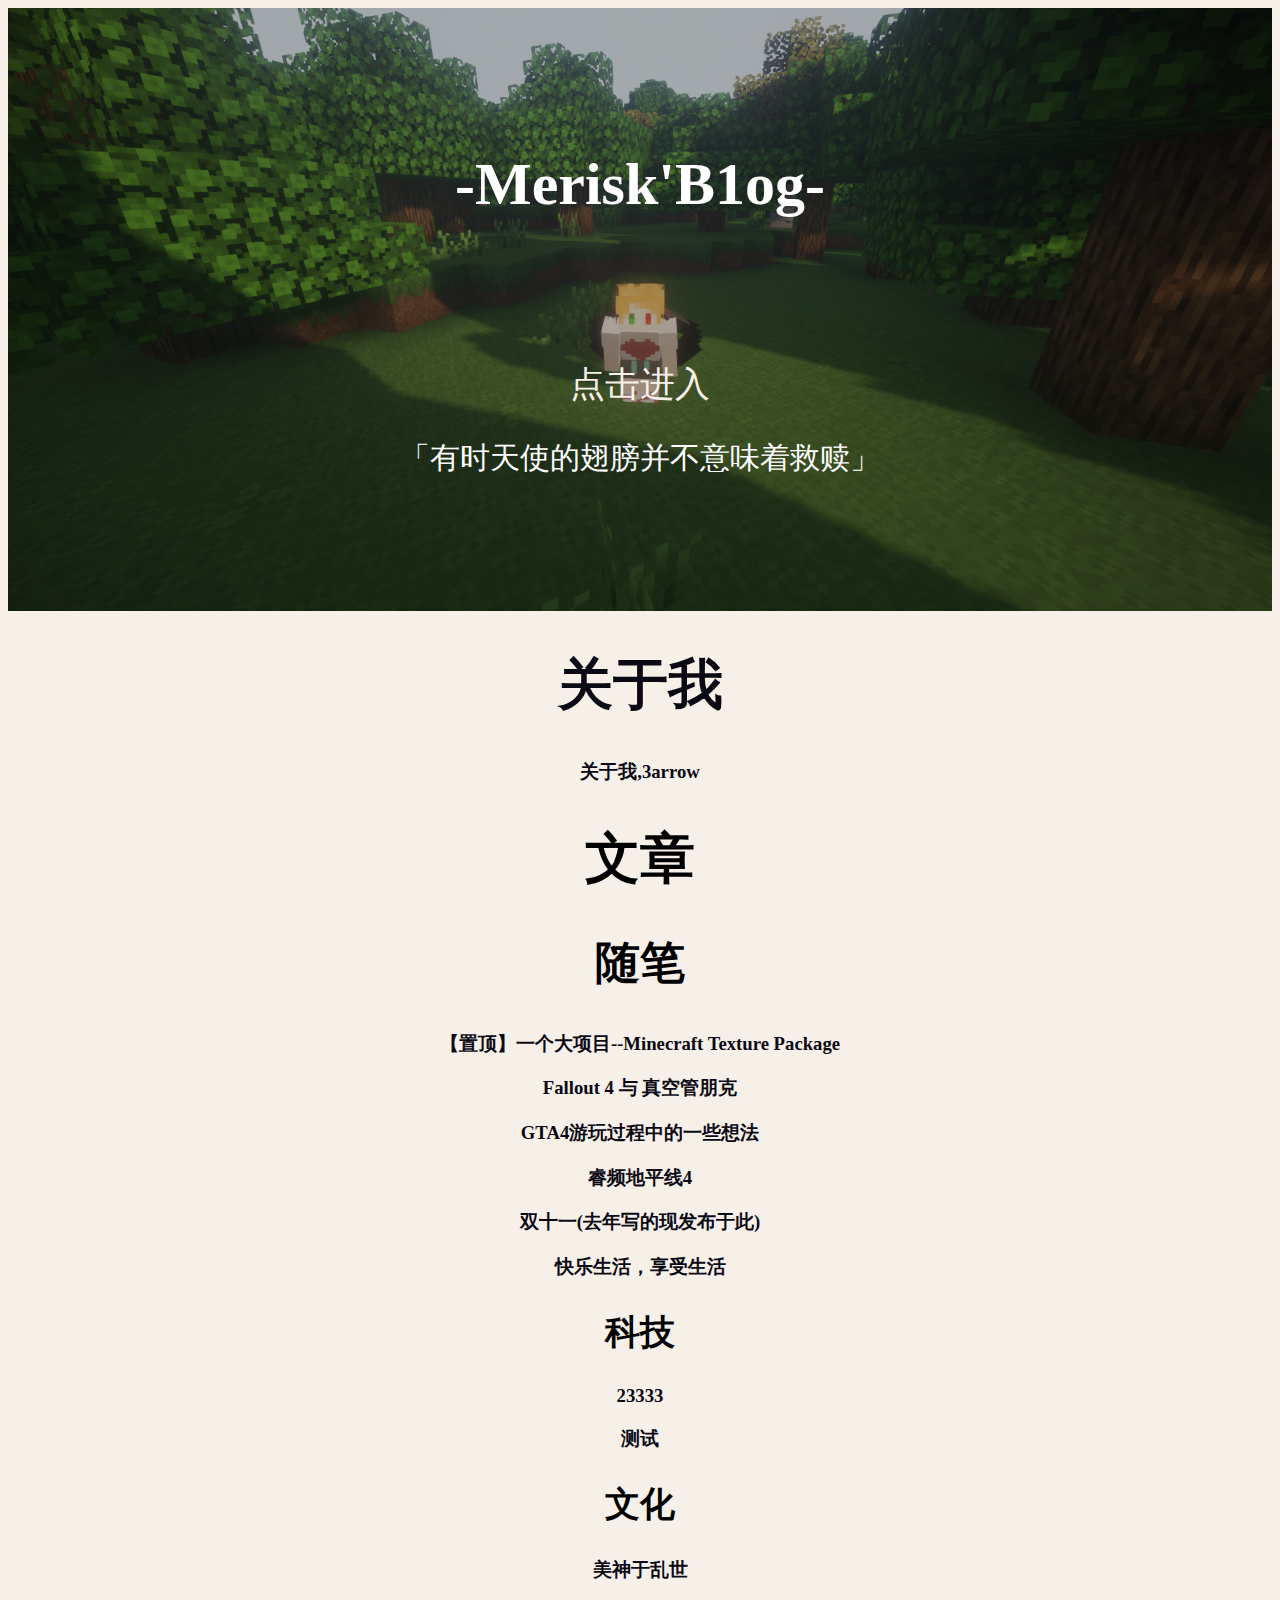
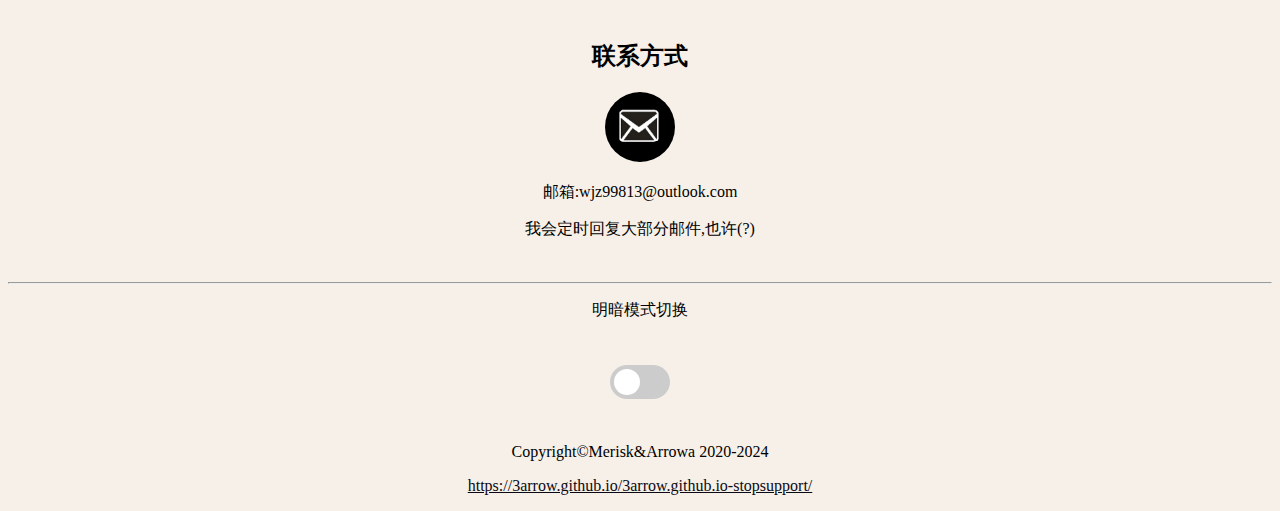
<file: index.html>
<!doctype html>
<head>
  <title>Merisk'B1og</title>
  <base href="3arrow.github.io" target="_blank">
  <link rel="icon" href="./favicon.png">
  <meta http-equiv="cache-control" content="no-cache,no-store,must-revalidate" />
  <meta http-equiv="Pragma" content="no-cache" />
  <meta http-equiv="expires" content="0" />
  <meta charset="UTF-8">
  <style>
    #top{
    position:static;
    width:100%;
    height:100%;
    text-align: center;
    background:url(./img/head2.png);
    background-size: cover;
    background-position:center;
    color: #FFFFFF;
    font-size: 30px;
    margin: 0;
    padding: 0;
    }
    </style>
</head>

<body>


  <div id="top">
    <div style="background-color: rgba(0, 0, 0, 0.3)">
  <br>
  <br>
  <br>
  <h1>-Merisk'B1og-</h1>
  <br>
  <br>
  <br>
  <a href="index.html#main" style="text-decoration: none; color: #f7f0e9FF;font-size: 35px;" target="_self">点击进入</a>
  <!--随机语录begin-->
<div class="link">
  <script language="JavaScript">  

  var a = Math.random() + ""          //产生一个随机数  
  var rand1 = a.charAt(5)             //到这个数的第五个字符(实际还是从0~9的数字)  
  quotes = new Array              //创建消息数组  
  quotes[1] = '「一生经过彷徨的挣扎 自信可改变未来 问谁又能做到」'
  quotes[2] = '你是从什么途径来到我的博客的？'  
  quotes[3] = '你所热爱的,就是你的生活。'  
  quotes[4] = '「有时天使的翅膀并不意味着救赎」'
  quotes[5] = '「过往的失败是成就未来的蓝图」'  
  quotes[6] = '「原谅我这一生不羁放纵爱自由 也会怕有一天会跌倒」'  
  quotes[7] = '「不需要被认可，但想要被关心。」'  
  quotes[8] = '「平凡人预测未来… 梦想家塑造未来」'  
  quotes[9] = '「我曾经失落失望失掉所有方向 直到看见平凡才是唯一的答案」'  
  quotes[0] = '<i>卡门。我找到他了… </i>-《鬼与女武神（上）》'  
  var quote = quotes[rand1]   //由随机数选择一句话  
  //-->  
  </script>  
  <script language="JavaScript">  
  <!-- Hide  
  document.write("<p color: #f7f0e9FF9>"+quote+"</p>")     //将上面选择的话写进页面  
  // -->  
  </script>  
<!--随机语录end-->
  <br>
  <br>
  <br>
  </div>
    </div>
  </div>

  <a name="main">
  <h1 style="font-size: 55px">关于我</h1>
	 	  <h3><a href="./AboutMe.html" style="text-decoration: none;" target="_self">关于我,3arrow</a></h3></a>

<!--articles-->
      <!--文章-->


      <h1 style="font-size: 55px">文章</h1>

      <!--随笔-->

      <h2 style="font-size: 45px">随笔</h2>
      <!--5-->
      <h3><a href="./Articles/5.html" style="text-decoration: none;" target="_self">【置顶】一个大项目--Minecraft Texture Package</a></h3>
      <!--9-->
      <h3><a href="./Articles/9.html" style="text-decoration: none;" target="_self">Fallout 4 与 真空管朋克</a></h3>      
      <!--8-->
      <h3><a href="./Articles/8.html" style="text-decoration: none;" target="_self">GTA4游玩过程中的一些想法</a></h3>      
      <!--7-->
      <h3><a href="./Articles/7.html" style="text-decoration: none;" target="_self">睿频地平线4</a></h3>
      <!--6-->
      <h3><a href="./Articles/6.html" style="text-decoration: none;" target="_self">双十一(去年写的现发布于此)</a></h3>
      <!--4-->
      <h3><a href="./Articles/4.html" style="text-decoration: none;" target="_self">快乐生活，享受生活</a></h3>
      <!---->
      <h2 style="font-size: 35px">科技</h2>
      <!--1-->
      <h3><a href="./Articles/1.html" style="text-decoration: none;" target="_self">23333</a></h3>
      
      <!--测试-->
      <h3><a href="./Articles/2.html" style="text-decoration: none;" target="_self">测试</a></h3>


      <h2 style="font-size: 35px">文化</h2>
      <!--美神于乱世-->
      <h3><a href="./Articles/3.html" style="text-decoration: none;" target="_self">美神于乱世</a></h3>



      <br>
      <h2>联系方式</h2>
      <p><a href=mailto:wjz99813@outlook.com><img src="./mail.png" width="70" height="70" style="border-radius:50%; overflow:hidden;"></a></p>
      <p>邮箱:wjz99813@outlook.com</p>
      <p>我会定时回复大部分邮件,也许(?)</p>
<br>
<hr>

<!--明暗模式切换begin-->
<p>明暗模式切换</p>
<link rel="stylesheet" type="text/css" href="./style.css">
  <div id="container">
    <label class="switch">
      <input type="checkbox" onclick="changeMode()">
      <span class="slider"></span>
    </label>
  </div>
  <script>
    function changeMode(){
      var element =document.body;
      element.classList.toggle("dark-mode");
    }
  </script>
<!--明暗模式切换end-->
<p>Copyright©Merisk&Arrowa 2020-2024</p>
<p><a href=https://3arrow.github.io/3arrow.github.io-stopsupport/ >https://3arrow.github.io/3arrow.github.io-stopsupport/</a></p>
</div>
</body>
</file>
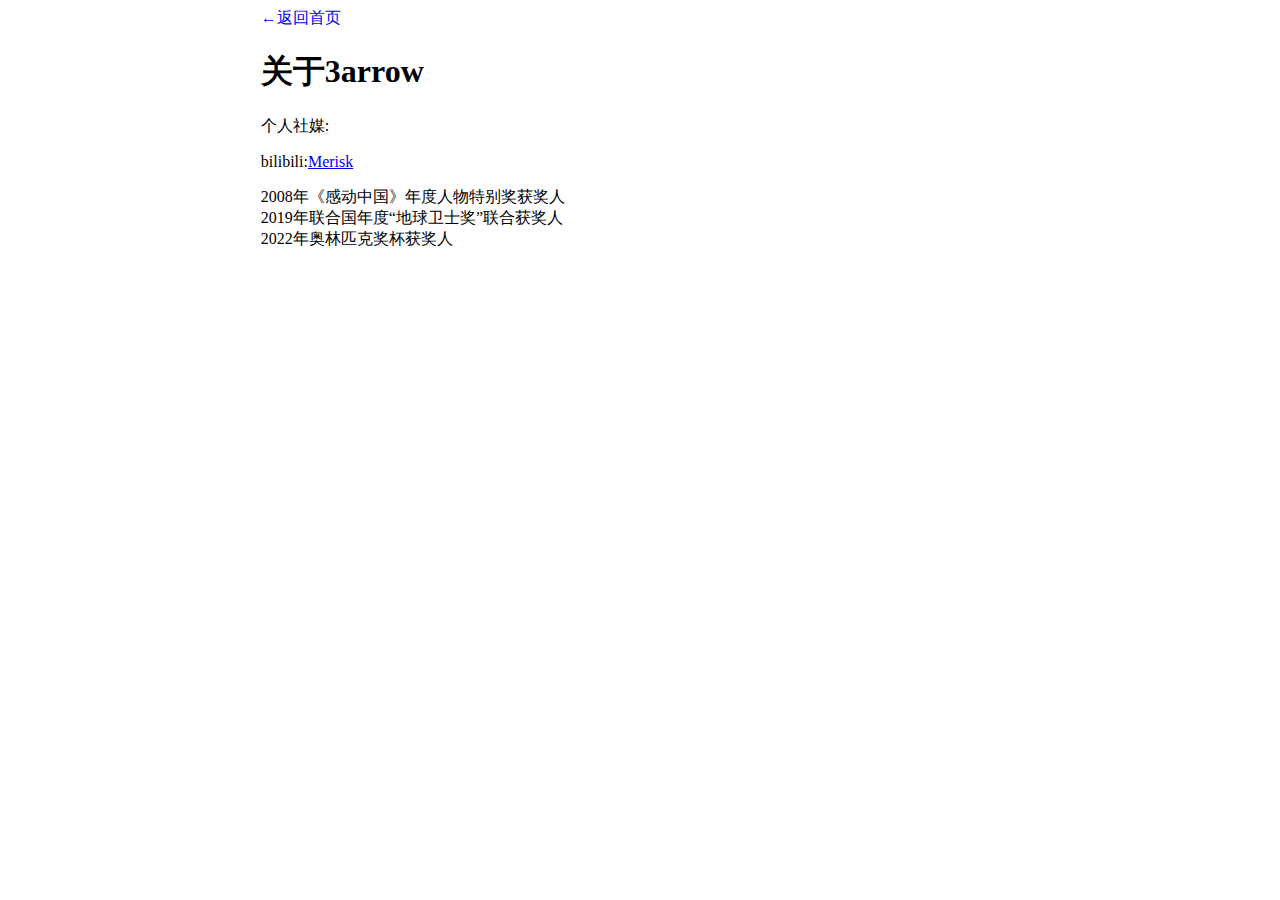
<file: AboutMe.html>
<!doctype html>
<html>
<head>
<base href="3arrow.github.io" target="_blank">
<link rel="icon" href="./favicon.png">
<title></title>
</head>
<div style="display: block; margin: 0 auto; width: 60%;">
	<a href="./index.html" style="text-decoration: none" target="_self">←返回首页</a>
	<h1>关于3arrow</h1>
	<p>个人社媒:</p>
	<p>bilibili:<a href="https://space.bilibili.com/372356105">Merisk</a></p>
	<p>2008年《感动中国》年度人物特别奖获奖人
		<br>2019年联合国年度“地球卫士奖”联合获奖人
		<br>2022年奥林匹克奖杯获奖人</p>
</div>	
<body>
</body>
</html>
</file>
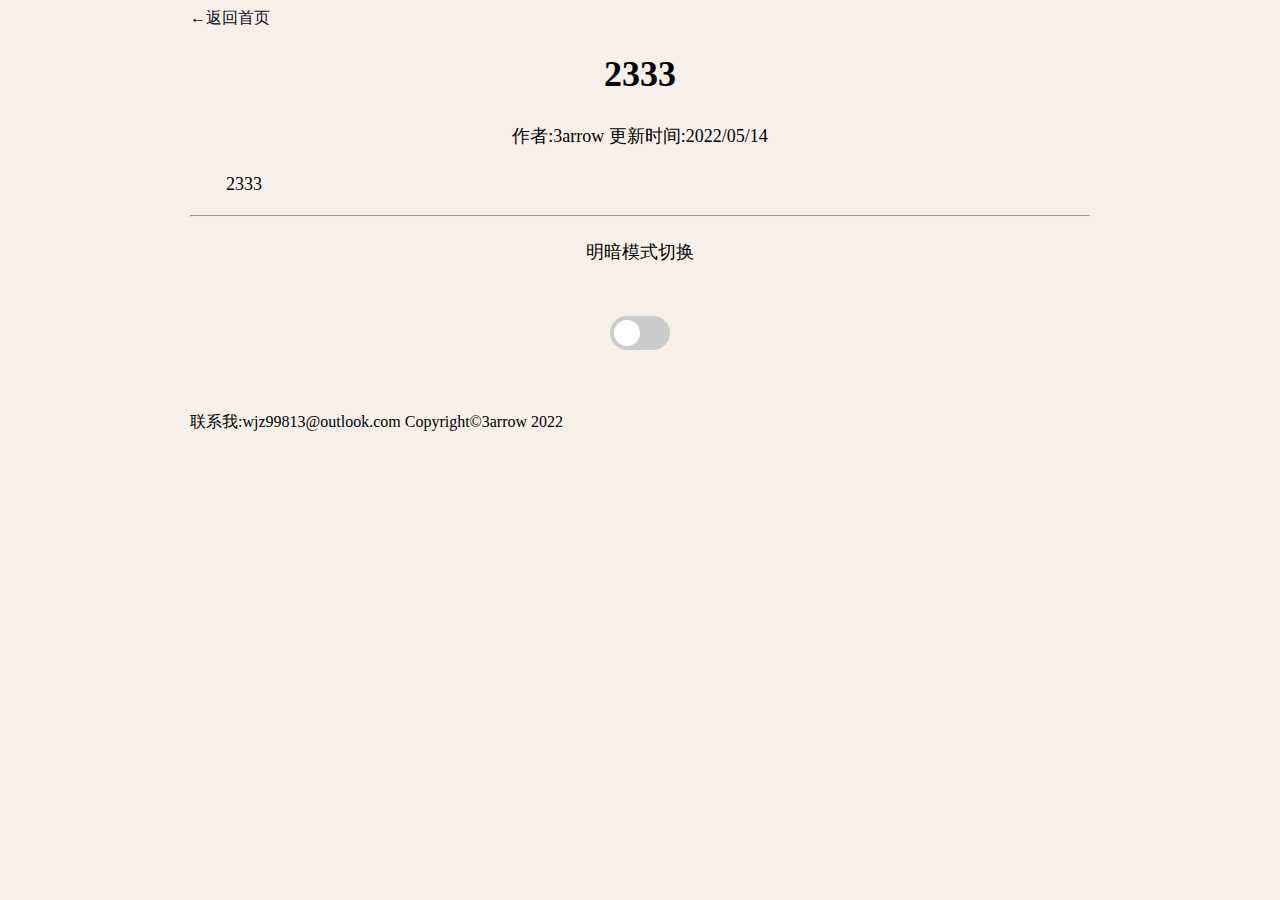
<file: Articles/1.html>
<!DOCTYPE html>
<head>
  <title>3ArЯ0ω'B1og</title>
  <base href="3arrow.github.io" target="_blank">
  <link rel="icon" href="../favicon.png">
  <link rel="stylesheet" href="./Articles.css" type="text/css" >
  <meta http-equiv="Cache-Control" content="no-cache, no-store, must-revalidate" />
  <meta http-equiv="Pragma" content="no-cache" />
  <meta http-equiv="expires" content="0" />
</head>

<body>
<div style="display: block; margin: 0 auto; min-width: 600px; max-width: 900px">
<a href="../index.html" style="text-decoration: none" target="_self">←返回首页</a>
<div class="articles_title">
<h1>2333</h1>
</div>

<div class="articles_author">
<p>作者:3arrow 更新时间:2022/05/14</p>
</div>

<div class="articles_content">
<p>2333</p>
<p></p>
</div>

<hr>
<!--明暗模式切换begin-->
<p class="articles_author">明暗模式切换</p>
<link rel="stylesheet" type="text/css" href="./Articles.css">
  <div id="container">
    <label class="switch">
      <input type="checkbox" onclick="changeMode()">
      <span class="slider"></span>
    </label>
  </div>
  <script>
    function changeMode(){
      var element =document.body;
      element.classList.toggle("dark-mode");
    }
  </script>
<!--明暗模式切换end-->

<!-- Gitalk -->
<link href="https://cdn.bootcdn.net/ajax/libs/gitalk/1.7.2/gitalk.css" rel="stylesheet">
<script src="https://cdn.bootcdn.net/ajax/libs/gitalk/1.7.2/gitalk.js"></script>
<div id="gitalk-container"></div>     <script type="text/javascript">
    var gitalk = new Gitalk({
    // gitalk的主要参数
        clientID: '516ab00df112f0b85ae4',
        clientSecret: '95ac3dd57ab59ccb3f745a9305d570e4985d4011',
        repo: '3arrow.github.io',
        owner: '3arrow',
        admin: ['3arrow'],
        id:decodeURI(window.location.pathname),

    });
    gitalk.render('gitalk-container');
</script> 
<!-- Gitalk end -->
<br>

<p>联系我:wjz99813@outlook.com Copyright©3arrow 2022</p>


</div>
</body>
</file>
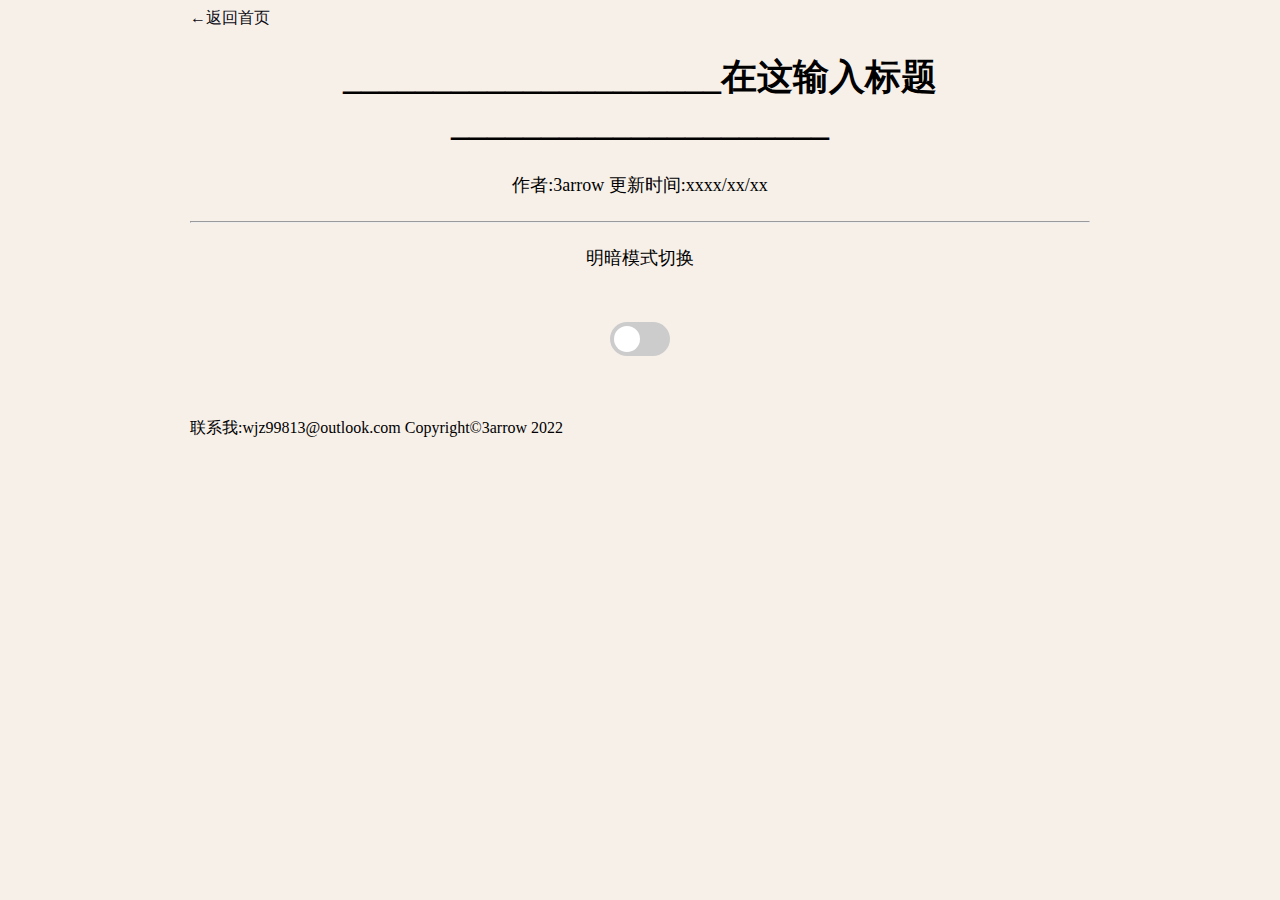
<file: Articles/114514.html>
<!DOCTYPE html>
<head>
  <title>3ArЯ0ω'B1og</title>
  <base href="3arrow.github.io" target="_blank">
  <link rel="icon" href="../favicon.png">
  <link rel="stylesheet" href="./Articles.css" type="text/css" >
  <meta http-equiv="Cache-Control" content="no-cache, no-store, must-revalidate" />
  <meta http-equiv="Pragma" content="no-cache" />
  <meta http-equiv="expires" content="0" />
</head>



<body>
<div style="display: block; margin: 0 auto; min-width: 600px; max-width: 900px">
<a href="../index.html" style="text-decoration: none" target="_self">←返回首页</a>
<div class="articles_title">
<h1>_____________________在这输入标题_____________________</h1>      <!--标题-->
</div>

<div class="articles_author">
<p>作者:3arrow 更新时间:xxxx/xx/xx</p>                               <!--时间-->
</div>

<div class="articles_content">                                      <!--正文-->



</div>


<hr>
<!--明暗模式切换begin-->
<p class="articles_author">明暗模式切换</p>
<link rel="stylesheet" type="text/css" href="./Articles.css">
  <div id="container">
    <label class="switch">
      <input type="checkbox" onclick="changeMode()">
      <span class="slider"></span>
    </label>
  </div>
  <script>
    function changeMode(){
      var element =document.body;
      element.classList.toggle("dark-mode");
    }
  </script>
<!--明暗模式切换end-->

<!-- Gitalk -->
<link href="https://cdn.bootcdn.net/ajax/libs/gitalk/1.7.2/gitalk.css" rel="stylesheet">
<script src="https://cdn.bootcdn.net/ajax/libs/gitalk/1.7.2/gitalk.js"></script>
<div id="gitalk-container"></div>     <script type="text/javascript">
    var gitalk = new Gitalk({
    // gitalk的主要参数
        clientID: '516ab00df112f0b85ae4',
        clientSecret: '95ac3dd57ab59ccb3f745a9305d570e4985d4011',
        repo: '3arrow.github.io',
        owner: '3arrow',
        admin: ['3arrow'],
        id:decodeURI(window.location.pathname),

    });
    gitalk.render('gitalk-container');
</script> 
<!-- Gitalk end -->
<br>

<p>联系我:wjz99813@outlook.com Copyright©3arrow 2022</p>


</div>
</body>







<div style="display: block; margin: 0 auto; min-width: 600px; max-width: 900px">
</file>
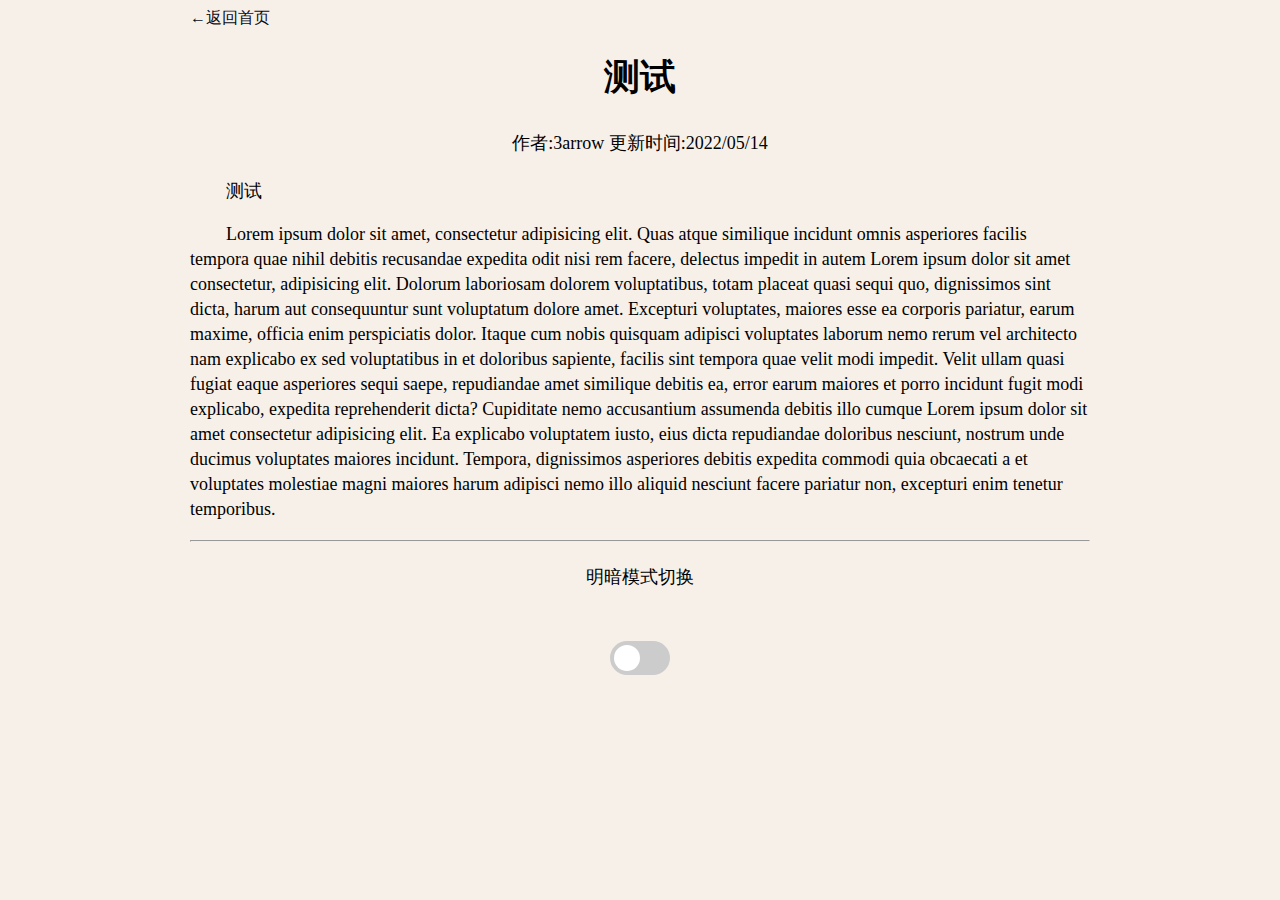
<file: Articles/2.html>
<!DOCTYPE html>
<head>
  <title>3ArЯ0ω'B1og</title>
  <base href="3arrow.github.io" target="_blank">
  <link rel="icon" href="../favicon.png">
  <link rel="stylesheet" href="./Articles.css" type="text/css" >
  <meta http-equiv="Cache-Control" content="no-cache, no-store, must-revalidate" />
  <meta http-equiv="Pragma" content="no-cache" />
  <meta http-equiv="expires" content="0" />
</head>

<body>
<div style="display: block; margin: 0 auto; min-width: 600px; max-width: 900px">
<a href="../index.html" style="text-decoration: none" target="_self">←返回首页</a>
<div class="articles_title">
<h1>测试</h1>
</div>

<div class="articles_author">
<p>作者:3arrow 更新时间:2022/05/14</p>
</div>

<div class="articles_content">
<p>测试</p>
<p>Lorem ipsum dolor sit amet, consectetur adipisicing elit. Quas atque similique incidunt omnis asperiores facilis tempora quae nihil debitis recusandae expedita odit nisi rem facere, delectus impedit in autem Lorem ipsum dolor sit amet consectetur, adipisicing elit. Dolorum laboriosam dolorem voluptatibus, totam placeat quasi sequi quo, dignissimos sint dicta, harum aut consequuntur sunt voluptatum dolore amet. Excepturi voluptates, maiores esse ea corporis pariatur, earum maxime, officia enim perspiciatis dolor. Itaque cum nobis quisquam adipisci voluptates laborum nemo rerum vel architecto nam explicabo ex sed voluptatibus in et doloribus sapiente, facilis sint tempora quae velit modi impedit. Velit ullam quasi fugiat eaque asperiores sequi saepe, repudiandae amet similique debitis ea, error earum maiores et porro incidunt fugit modi explicabo, expedita reprehenderit dicta? Cupiditate nemo accusantium assumenda debitis illo cumque Lorem ipsum dolor sit amet consectetur adipisicing elit. Ea explicabo voluptatem iusto, eius dicta repudiandae doloribus nesciunt, nostrum unde ducimus voluptates maiores incidunt. Tempora, dignissimos asperiores debitis expedita commodi quia obcaecati a et voluptates molestiae magni maiores harum adipisci nemo illo aliquid nesciunt facere pariatur non, excepturi enim tenetur temporibus.</necessitatibus></quasi>
</p>
</div>

<hr>
<!--明暗模式切换begin-->
<p class="articles_author">明暗模式切换</p>
<link rel="stylesheet" type="text/css" href="./Articles.css">
  <div id="container">
    <label class="switch">
      <input type="checkbox" onclick="changeMode()">
      <span class="slider"></span>
    </label>
  </div>
  <script>
    function changeMode(){
      var element =document.body;
      element.classList.toggle("dark-mode");
    }
  </script>
<!--明暗模式切换end-->


<!-- Gitalk -->
<link href="https://cdn.bootcdn.net/ajax/libs/gitalk/1.7.2/gitalk.css" rel="stylesheet">
<script src="https://cdn.bootcdn.net/ajax/libs/gitalk/1.7.2/gitalk.js"></script>
<div id="gitalk-container"></div>     <script type="text/javascript">
    var gitalk = new Gitalk({
    // gitalk的主要参数
        clientID: '516ab00df112f0b85ae4',
        clientSecret: '95ac3dd57ab59ccb3f745a9305d570e4985d4011',
        repo: '3arrow.github.io',
        owner: '3arrow',
        admin: ['3arrow'],
        id:decodeURI(window.location.pathname),

    });
    gitalk.render('gitalk-container');
</script> 
<!-- Gitalk end -->


</div>

</body>
</file>
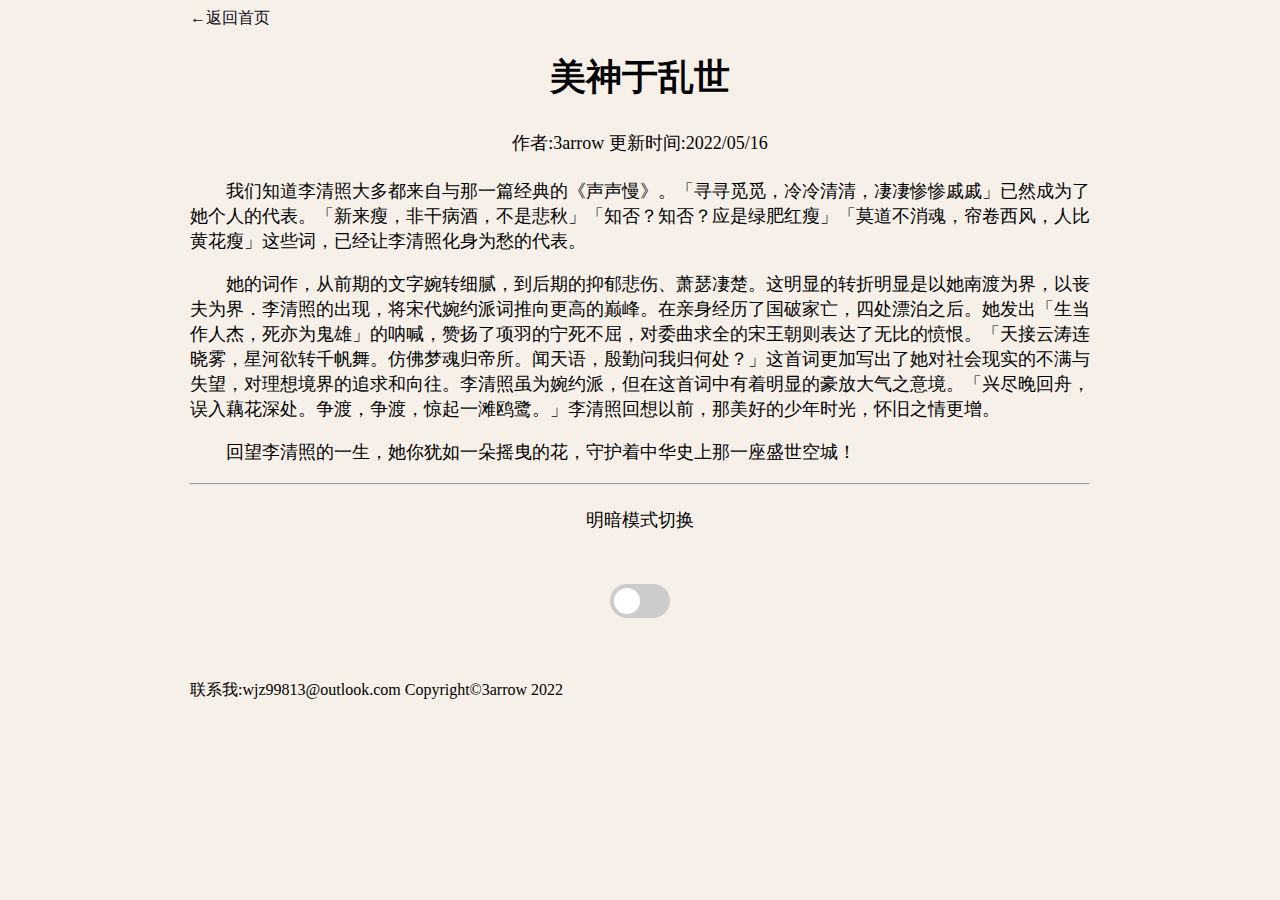
<file: Articles/3.html>
<!DOCTYPE html>
<head>
  <title>3ArЯ0ω'B1og</title>
  <base href="3arrow.github.io" target="_blank">
  <link rel="icon" href="../favicon.png">
  <link rel="stylesheet" href="./Articles.css" type="text/css" >
  <meta http-equiv="Cache-Control" content="no-cache, no-store, must-revalidate" />
  <meta http-equiv="Pragma" content="no-cache" />
  <meta http-equiv="expires" content="0" />
</head>

<body>
<div style="display: block; margin: 0 auto; min-width: 600px; max-width: 900px">
<a href="../index.html" style="text-decoration: none" target="_self">←返回首页</a>
<div class="articles_title">
<h1>美神于乱世</h1>
</div>

<div class="articles_author">
<p>作者:3arrow 更新时间:2022/05/16</p>
</div>

<div class="articles_content">
    <p>     我们知道李清照大多都来自与那一篇经典的《声声慢》。「寻寻觅觅，冷冷清清，凄凄惨惨戚戚」已然成为了她个人的代表。「新来瘦，非干病酒，不是悲秋」「知否？知否？应是绿肥红瘦」「莫道不消魂，帘卷西风，人比黄花瘦」这些词，已经让李清照化身为愁的代表。</p>
	<p>     她的词作，从前期的文字婉转细腻，到后期的抑郁悲伤、萧瑟凄楚。这明显的转折明显是以她南渡为界，以丧夫为界．李清照的出现，将宋代婉约派词推向更高的巅峰。在亲身经历了国破家亡，四处漂泊之后。她发出「生当作人杰，死亦为鬼雄」的呐喊，赞扬了项⽻的宁死不屈，对委曲求全的宋王朝则表达了⽆⽐的愤恨。「天接云涛连晓雾，星河欲转千帆舞。仿佛梦魂归帝所。闻天语，殷勤问我归何处？」这首词更加写出了她对社会现实的不满与失望，对理想境界的追求和向往。李清照虽为婉约派，但在这首词中有着明显的豪放大气之意境。「兴尽晚回舟，误入藕花深处。争渡，争渡，惊起一滩鸥鹭。」李清照回想以前，那美好的少年时光，怀旧之情更增。</p>
	<p>     回望李清照的一生，她你犹如⼀朵摇曳的花，守护着中华史上那⼀座盛世空城！</p>

</div>

<hr>
<!--明暗模式切换begin-->
<p class="articles_author">明暗模式切换</p>
<link rel="stylesheet" type="text/css" href="./Articles.css">
  <div id="container">
    <label class="switch">
      <input type="checkbox" onclick="changeMode()">
      <span class="slider"></span>
    </label>
  </div>
  <script>
    function changeMode(){
      var element =document.body;
      element.classList.toggle("dark-mode");
    }
  </script>
<!--明暗模式切换end-->

<!-- Gitalk -->
<link href="https://cdn.bootcdn.net/ajax/libs/gitalk/1.7.2/gitalk.css" rel="stylesheet">
<script src="https://cdn.bootcdn.net/ajax/libs/gitalk/1.7.2/gitalk.js"></script>
<div id="gitalk-container"></div>     <script type="text/javascript">
    var gitalk = new Gitalk({
    // gitalk的主要参数
        clientID: '516ab00df112f0b85ae4',
        clientSecret: '95ac3dd57ab59ccb3f745a9305d570e4985d4011',
        repo: '3arrow.github.io',
        owner: '3arrow',
        admin: ['3arrow'],
        id:decodeURI(window.location.pathname),

    });
    gitalk.render('gitalk-container');
</script> 
<!-- Gitalk end -->
<br>

<p>联系我:wjz99813@outlook.com Copyright©3arrow 2022</p>


</div>
</body>
</file>
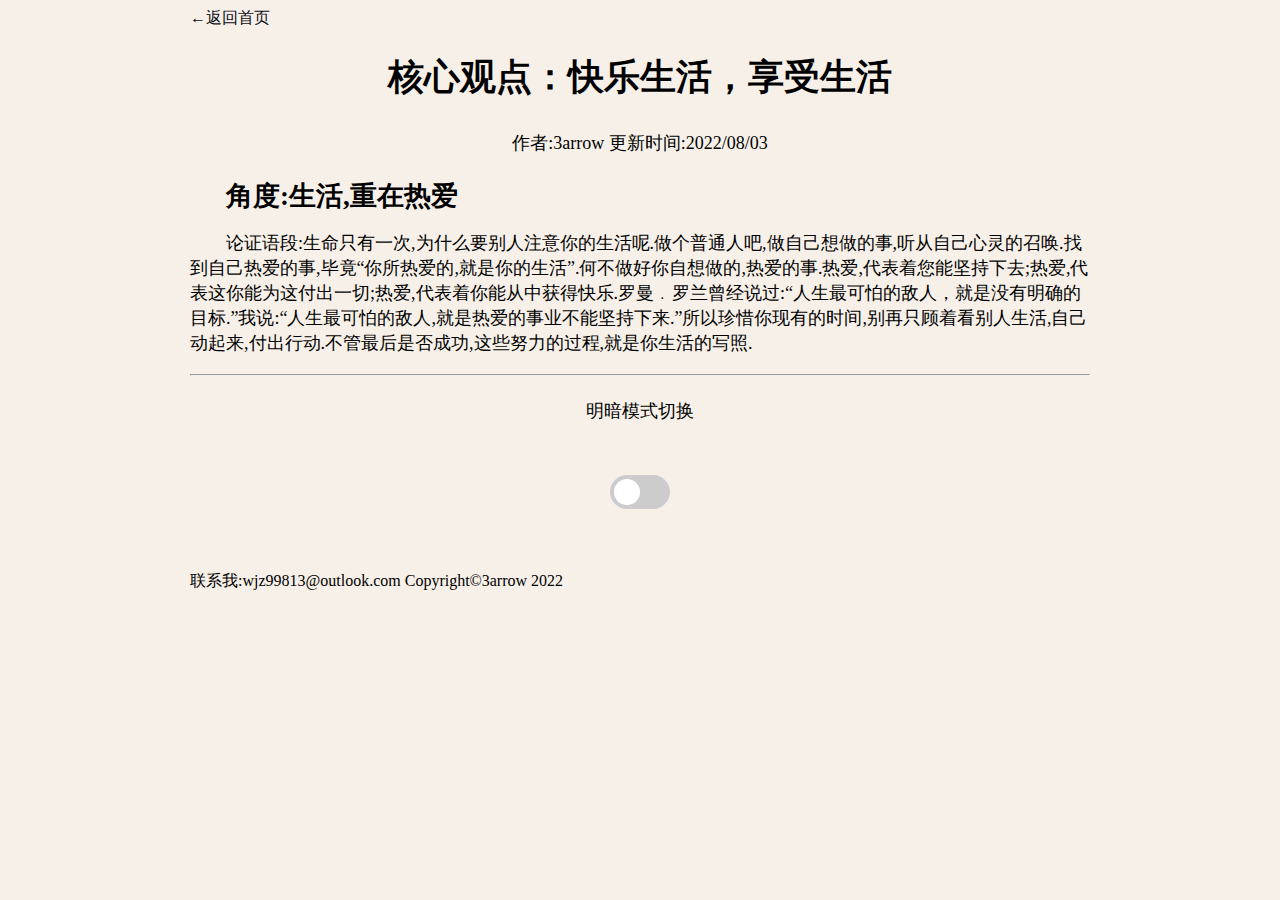
<file: Articles/4.html>
<!DOCTYPE html>
<head>
  <title>3ArЯ0ω'B1og</title>
  <base href="3arrow.github.io" target="_blank">
  <link rel="icon" href="../favicon.png">
  <link rel="stylesheet" href="./Articles.css" type="text/css" >
  <meta http-equiv="Cache-Control" content="no-cache, no-store, must-revalidate" />
  <meta http-equiv="Pragma" content="no-cache" />
  <meta http-equiv="expires" content="0" />
</head>

<body>
<div style="display: block; margin: 0 auto; min-width: 600px; max-width: 900px">
<a href="../index.html" style="text-decoration: none" target="_self">←返回首页</a>
<div class="articles_title">
<h1>核心观点：快乐生活，享受生活</h1>
</div>

<div class="articles_author">
<p>作者:3arrow 更新时间:2022/08/03</p>
</div>

<div class="articles_content">
    <h2>角度:生活,重在热爱</h2>
    <p>论证语段:生命只有一次,为什么要别人注意你的生活呢.做个普通人吧,做自己想做的事,听从自己心灵的召唤.找到自己热爱的事,毕竟“你所热爱的,就是你的生活”.何不做好你自想做的,热爱的事.热爱,代表着您能坚持下去;热爱,代表这你能为这付出一切;热爱,代表着你能从中获得快乐.罗曼﹒罗兰曾经说过:“人生最可怕的敌人，就是没有明确的目标.”我说:“人生最可怕的敌人,就是热爱的事业不能坚持下来.”所以珍惜你现有的时间,别再只顾着看别人生活,自己动起来,付出行动.不管最后是否成功,这些努力的过程,就是你生活的写照.
    </p>
</div>

<hr>
<!--明暗模式切换begin-->
<p class="articles_author">明暗模式切换</p>
<link rel="stylesheet" type="text/css" href="./Articles.css">
  <div id="container">
    <label class="switch">
      <input type="checkbox" onclick="changeMode()">
      <span class="slider"></span>
    </label>
  </div>
  <script>
    function changeMode(){
      var element =document.body;
      element.classList.toggle("dark-mode");
    }
  </script>
<!--明暗模式切换end-->

<!-- Gitalk -->
<link href="https://cdn.bootcdn.net/ajax/libs/gitalk/1.7.2/gitalk.css" rel="stylesheet">
<script src="https://cdn.bootcdn.net/ajax/libs/gitalk/1.7.2/gitalk.js"></script>
<div id="gitalk-container"></div>     <script type="text/javascript">
    var gitalk = new Gitalk({
    // gitalk的主要参数
        clientID: '516ab00df112f0b85ae4',
        clientSecret: '95ac3dd57ab59ccb3f745a9305d570e4985d4011',
        repo: '3arrow.github.io',
        owner: '3arrow',
        admin: ['3arrow'],
        id:decodeURI(window.location.pathname),

    });
    gitalk.render('gitalk-container');
</script> 
<!-- Gitalk end -->
<br>

<p>联系我:wjz99813@outlook.com Copyright©3arrow 2022</p>


</div>
</body>
</file>
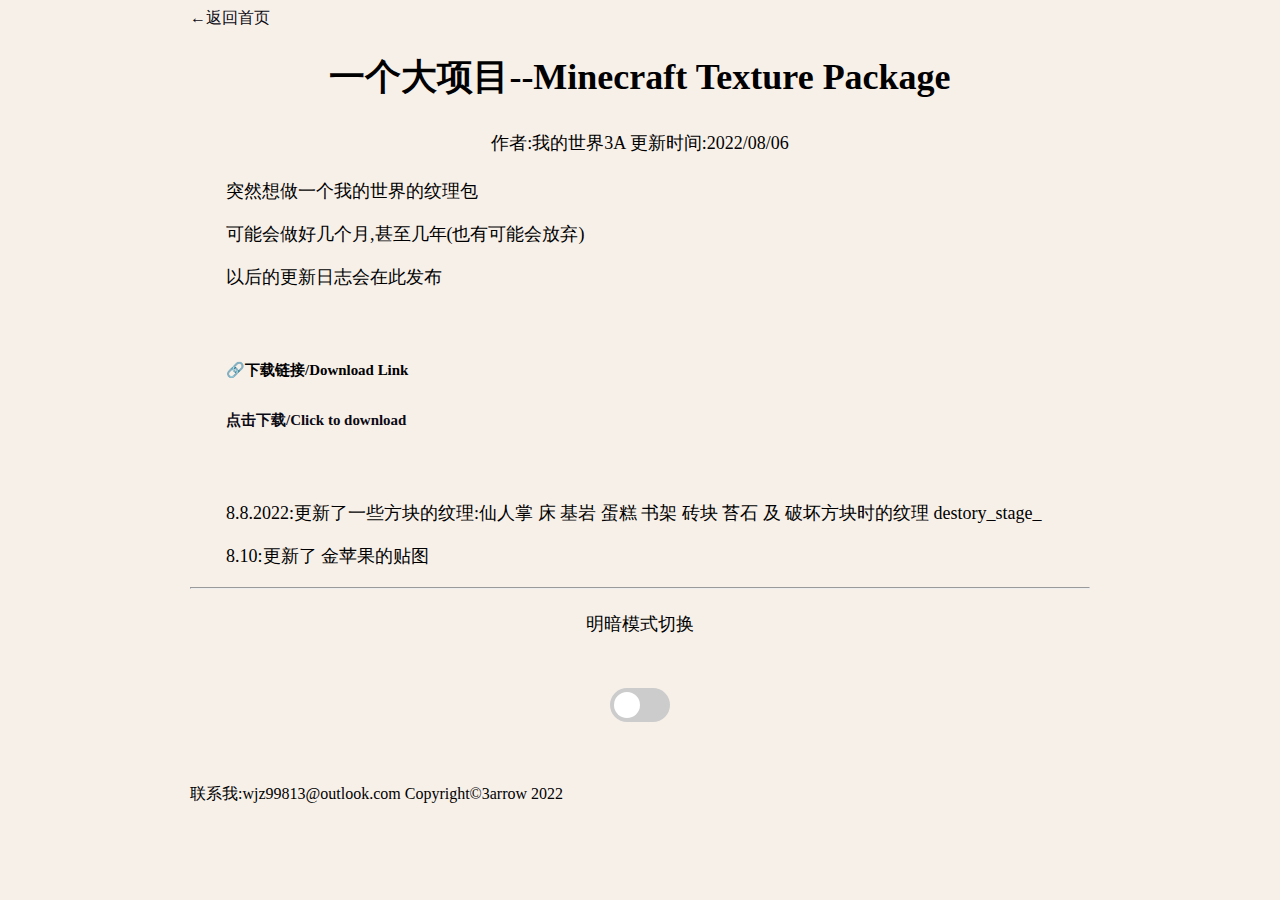
<file: Articles/5.html>
<!DOCTYPE html>
<head>
  <title>3ArЯ0ω'B1og</title>
  <base href="3arrow.github.io" target="_blank">
  <link rel="icon" href="../favicon.png">
  <link rel="stylesheet" href="./Articles.css" type="text/css" >
  <meta http-equiv="Cache-Control" content="no-cache, no-store, must-revalidate" />
  <meta http-equiv="Pragma" content="no-cache" />
  <meta http-equiv="expires" content="0" />
</head>



<body>
<div style="display: block; margin: 0 auto; min-width: 600px; max-width: 900px">
<a href="../index.html" style="text-decoration: none" target="_self">←返回首页</a>
<div class="articles_title">
<h1>一个大项目--Minecraft Texture Package</h1>                     <!--标题-->
</div>

<div class="articles_author">
<p>作者:我的世界3A 更新时间:2022/08/06</p>                          <!--时间-->
</div>

<div class="articles_content">                                     <!--正文-->
<p>突然想做一个我的世界的纹理包</p>
<p>可能会做好几个月,甚至几年(也有可能会放弃)</p>
<p>以后的更新日志会在此发布</p>
<br>
<h5>🔗下载链接/Download Link</h5>
<h5><a href="https://wws.lanzouv.com/iQSpF09776gb" style="text-decoration: none;">点击下载/Click to download</a></h5>
<br>
<p>8.8.2022:更新了一些方块的纹理:仙人掌 床 基岩 蛋糕 书架 砖块 苔石   及    破坏方块时的纹理 destory_stage_
<p>8.10:更新了 金苹果的贴图


</div>


<hr>
<!--明暗模式切换begin-->
<p class="articles_author">明暗模式切换</p>
<link rel="stylesheet" type="text/css" href="./Articles.css">
  <div id="container">
    <label class="switch">
      <input type="checkbox" onclick="changeMode()">
      <span class="slider"></span>
    </label>
  </div>
  <script>
    function changeMode(){
      var element =document.body;
      element.classList.toggle("dark-mode");
    }
  </script>
<!--明暗模式切换end-->

<!-- Gitalk -->
<link href="https://cdn.bootcdn.net/ajax/libs/gitalk/1.7.2/gitalk.css" rel="stylesheet">
<script src="https://cdn.bootcdn.net/ajax/libs/gitalk/1.7.2/gitalk.js"></script>
<div id="gitalk-container"></div>     <script type="text/javascript">
    var gitalk = new Gitalk({
    // gitalk的主要参数
        clientID: '516ab00df112f0b85ae4',
        clientSecret: '95ac3dd57ab59ccb3f745a9305d570e4985d4011',
        repo: '3arrow.github.io',
        owner: '3arrow',
        admin: ['3arrow'],
        id:decodeURI(window.location.pathname),

    });
    gitalk.render('gitalk-container');
</script> 
<!-- Gitalk end -->
<br>

<p>联系我:wjz99813@outlook.com Copyright©3arrow 2022</p>


</div>
</body>
</file>
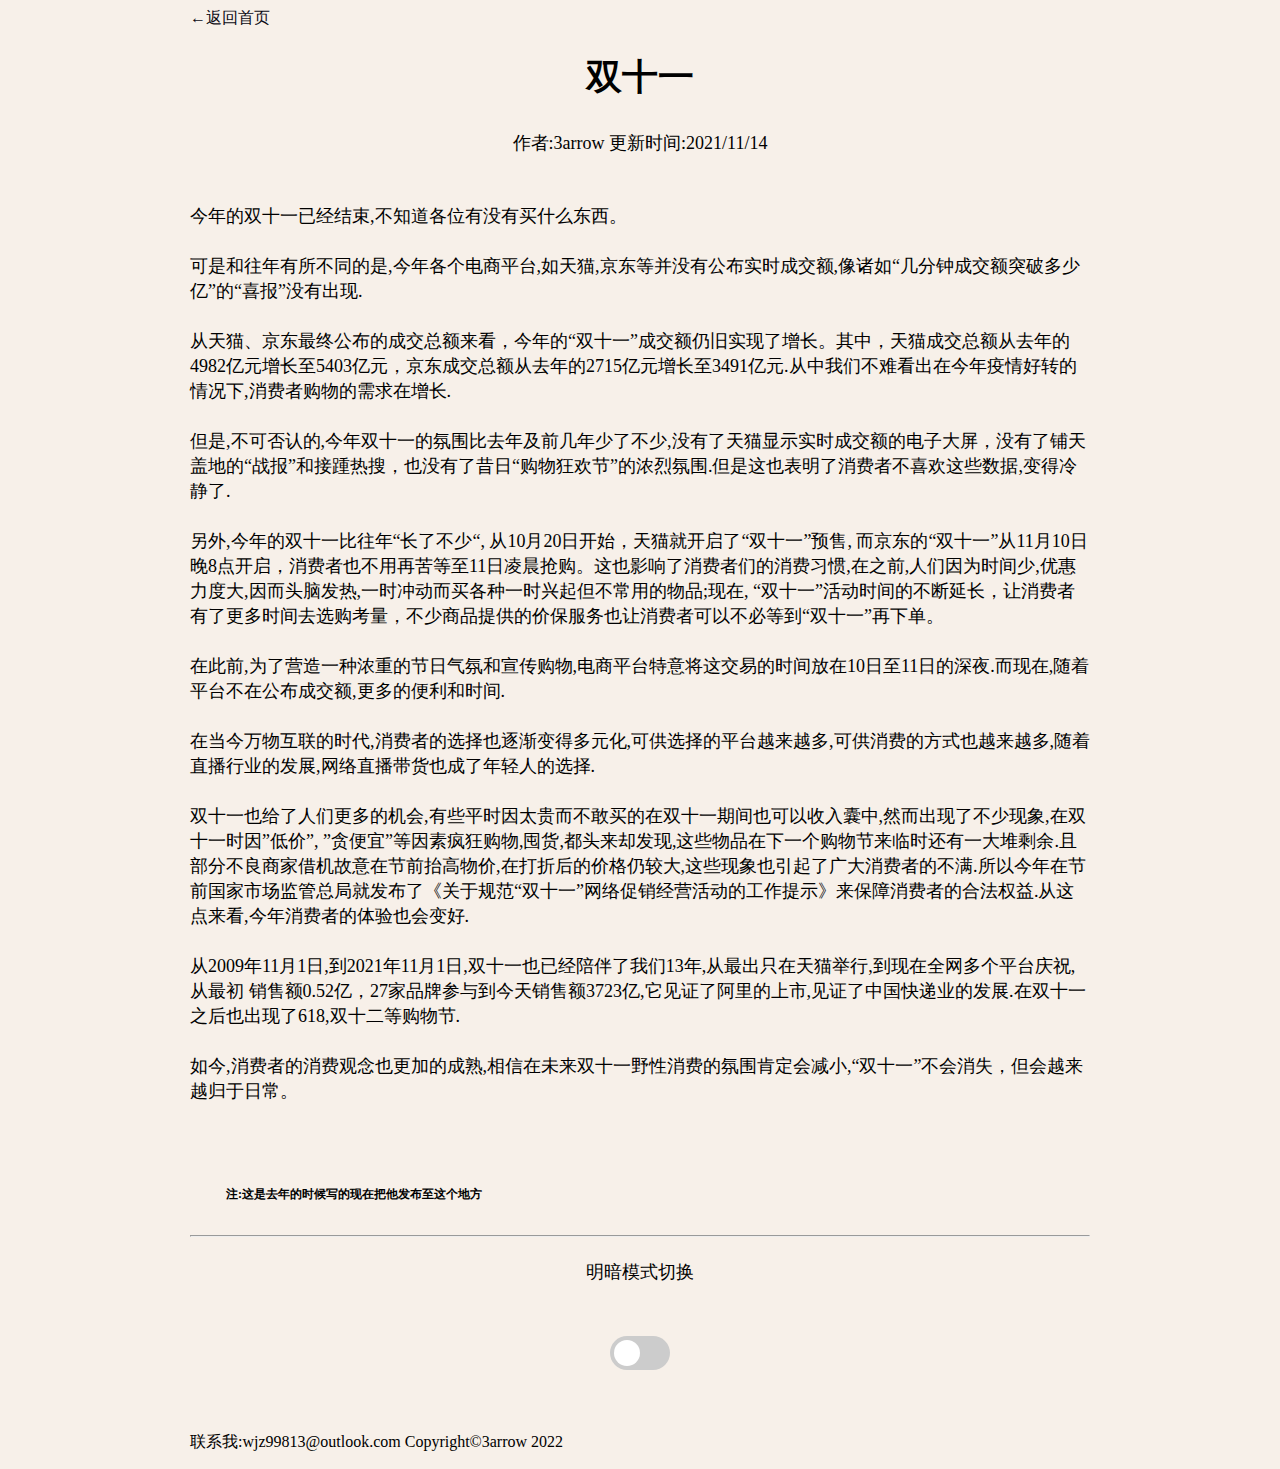
<file: Articles/6.html>
<!DOCTYPE html>
<head>
  <title>3ArЯ0ω'B1og</title>
  <base href="3arrow.github.io" target="_blank">
  <link rel="icon" href="../favicon.png">
  <link rel="stylesheet" href="./Articles.css" type="text/css" >
  <meta http-equiv="Cache-Control" content="no-cache, no-store, must-revalidate" />
  <meta http-equiv="Pragma" content="no-cache" />
  <meta http-equiv="expires" content="0" />
</head>



<body>
<div style="display: block; margin: 0 auto; min-width: 600px; max-width: 900px">
<a href="../index.html" style="text-decoration: none" target="_self">←返回首页</a>
<div class="articles_title">
<h1>双十一</h1>      <!--标题-->
</div>

<div class="articles_author">
<p>作者:3arrow 更新时间:2021/11/14</p>                               <!--时间-->
</div>

<div class="articles_content">                                      <!--正文-->
    <p>
        <br>    今年的双十一已经结束,不知道各位有没有买什么东西。
        <br>
        <br>    可是和往年有所不同的是,今年各个电商平台,如天猫,京东等并没有公布实时成交额,像诸如“几分钟成交额突破多少亿”的“喜报”没有出现.
        <br>
        <br>    从天猫、京东最终公布的成交总额来看，今年的“双十一”成交额仍旧实现了增长。其中，天猫成交总额从去年的4982亿元增长至5403亿元，京东成交总额从去年的2715亿元增长至3491亿元.从中我们不难看出在今年疫情好转的情况下,消费者购物的需求在增长.
        <br>
        <br>    但是,不可否认的,今年双十一的氛围比去年及前几年少了不少,没有了天猫显示实时成交额的电子大屏，没有了铺天盖地的“战报”和接踵热搜，也没有了昔日“购物狂欢节”的浓烈氛围.但是这也表明了消费者不喜欢这些数据,变得冷静了.
        <br>
        <br>    另外,今年的双十一比往年“长了不少“, 从10月20日开始，天猫就开启了“双十一”预售, 而京东的“双十一”从11月10日晚8点开启，消费者也不用再苦等至11日凌晨抢购。这也影响了消费者们的消费习惯,在之前,人们因为时间少,优惠力度大,因而头脑发热,一时冲动而买各种一时兴起但不常用的物品;现在, “双十一”活动时间的不断延长，让消费者有了更多时间去选购考量，不少商品提供的价保服务也让消费者可以不必等到“双十一”再下单。
        <br>
        <br>    在此前,为了营造一种浓重的节日气氛和宣传购物,电商平台特意将这交易的时间放在10日至11日的深夜.而现在,随着平台不在公布成交额,更多的便利和时间.
        <br>
        <br>    在当今万物互联的时代,消费者的选择也逐渐变得多元化,可供选择的平台越来越多,可供消费的方式也越来越多,随着直播行业的发展,网络直播带货也成了年轻人的选择.
        <br>
        <br>    双十一也给了人们更多的机会,有些平时因太贵而不敢买的在双十一期间也可以收入囊中,然而出现了不少现象,在双十一时因”低价”, ”贪便宜”等因素疯狂购物,囤货,都头来却发现,这些物品在下一个购物节来临时还有一大堆剩余.且部分不良商家借机故意在节前抬高物价,在打折后的价格仍较大,这些现象也引起了广大消费者的不满.所以今年在节前国家市场监管总局就发布了《关于规范“双十一”网络促销经营活动的工作提示》来保障消费者的合法权益.从这点来看,今年消费者的体验也会变好.
        <br>
        <br>    从2009年11月1日,到2021年11月1日,双十一也已经陪伴了我们13年,从最出只在天猫举行,到现在全网多个平台庆祝,从最初 销售额0.52亿，27家品牌参与到今天销售额3723亿,它见证了阿里的上市,见证了中国快递业的发展.在双十一之后也出现了618,双十二等购物节.
        <br>
        <br>    如今,消费者的消费观念也更加的成熟,相信在未来双十一野性消费的氛围肯定会减小,“双十一”不会消失，但会越来越归于日常。
    <br>
    <br>
    <br>
    </p>
    <h6>注:这是去年的时候写的现在把他发布至这个地方</h6>


</div>


<hr>
<!--明暗模式切换begin-->
<p class="articles_author">明暗模式切换</p>
<link rel="stylesheet" type="text/css" href="./Articles.css">
  <div id="container">
    <label class="switch">
      <input type="checkbox" onclick="changeMode()">
      <span class="slider"></span>
    </label>
  </div>
  <script>
    function changeMode(){
      var element =document.body;
      element.classList.toggle("dark-mode");
    }
  </script>
<!--明暗模式切换end-->

<!-- Gitalk -->
<link href="https://cdn.bootcdn.net/ajax/libs/gitalk/1.7.2/gitalk.css" rel="stylesheet">
<script src="https://cdn.bootcdn.net/ajax/libs/gitalk/1.7.2/gitalk.js"></script>
<div id="gitalk-container"></div>     <script type="text/javascript">
    var gitalk = new Gitalk({
    // gitalk的主要参数
        clientID: '516ab00df112f0b85ae4',
        clientSecret: '95ac3dd57ab59ccb3f745a9305d570e4985d4011',
        repo: '3arrow.github.io',
        owner: '3arrow',
        admin: ['3arrow'],
        id:decodeURI(window.location.pathname),

    });
    gitalk.render('gitalk-container');
</script> 
<!-- Gitalk end -->
<br>

<p>联系我:wjz99813@outlook.com Copyright©3arrow 2022</p>


</div>
</body>







<div style="display: block; margin: 0 auto; min-width: 600px; max-width: 900px">
</file>
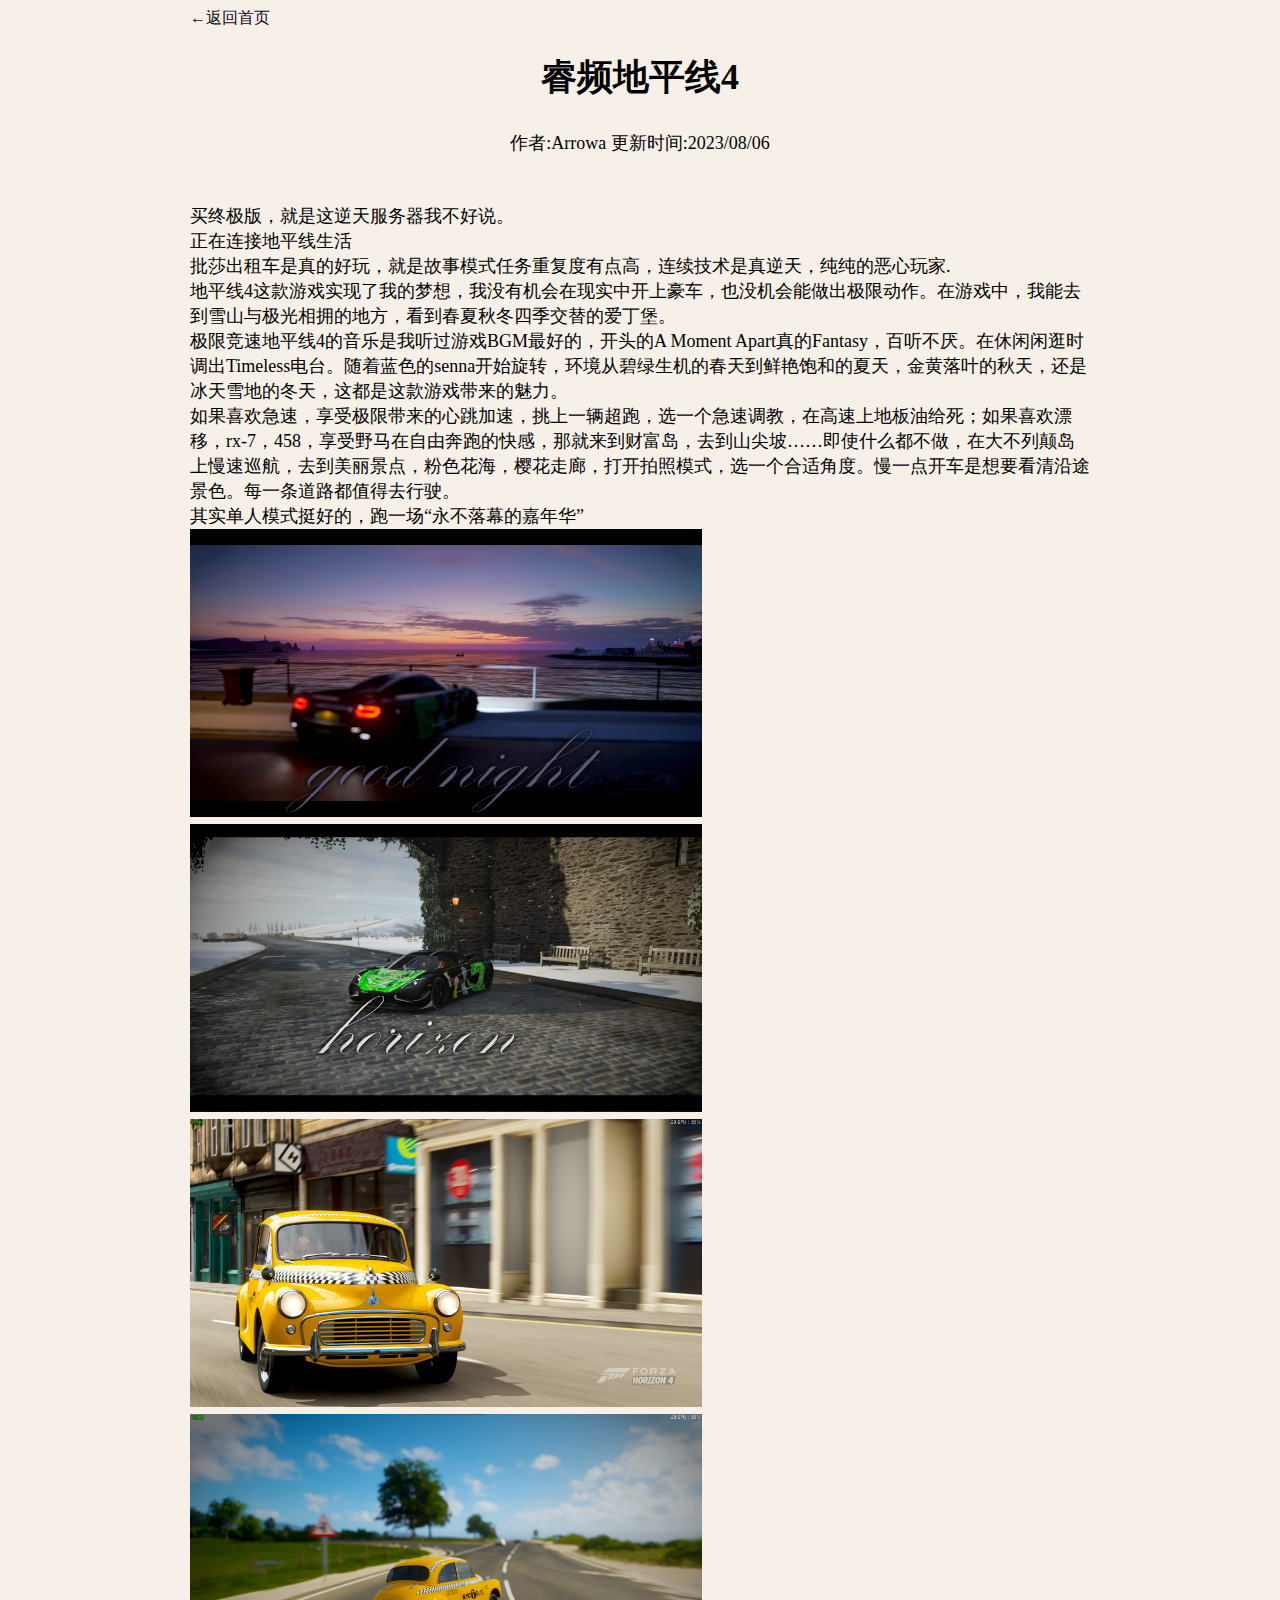
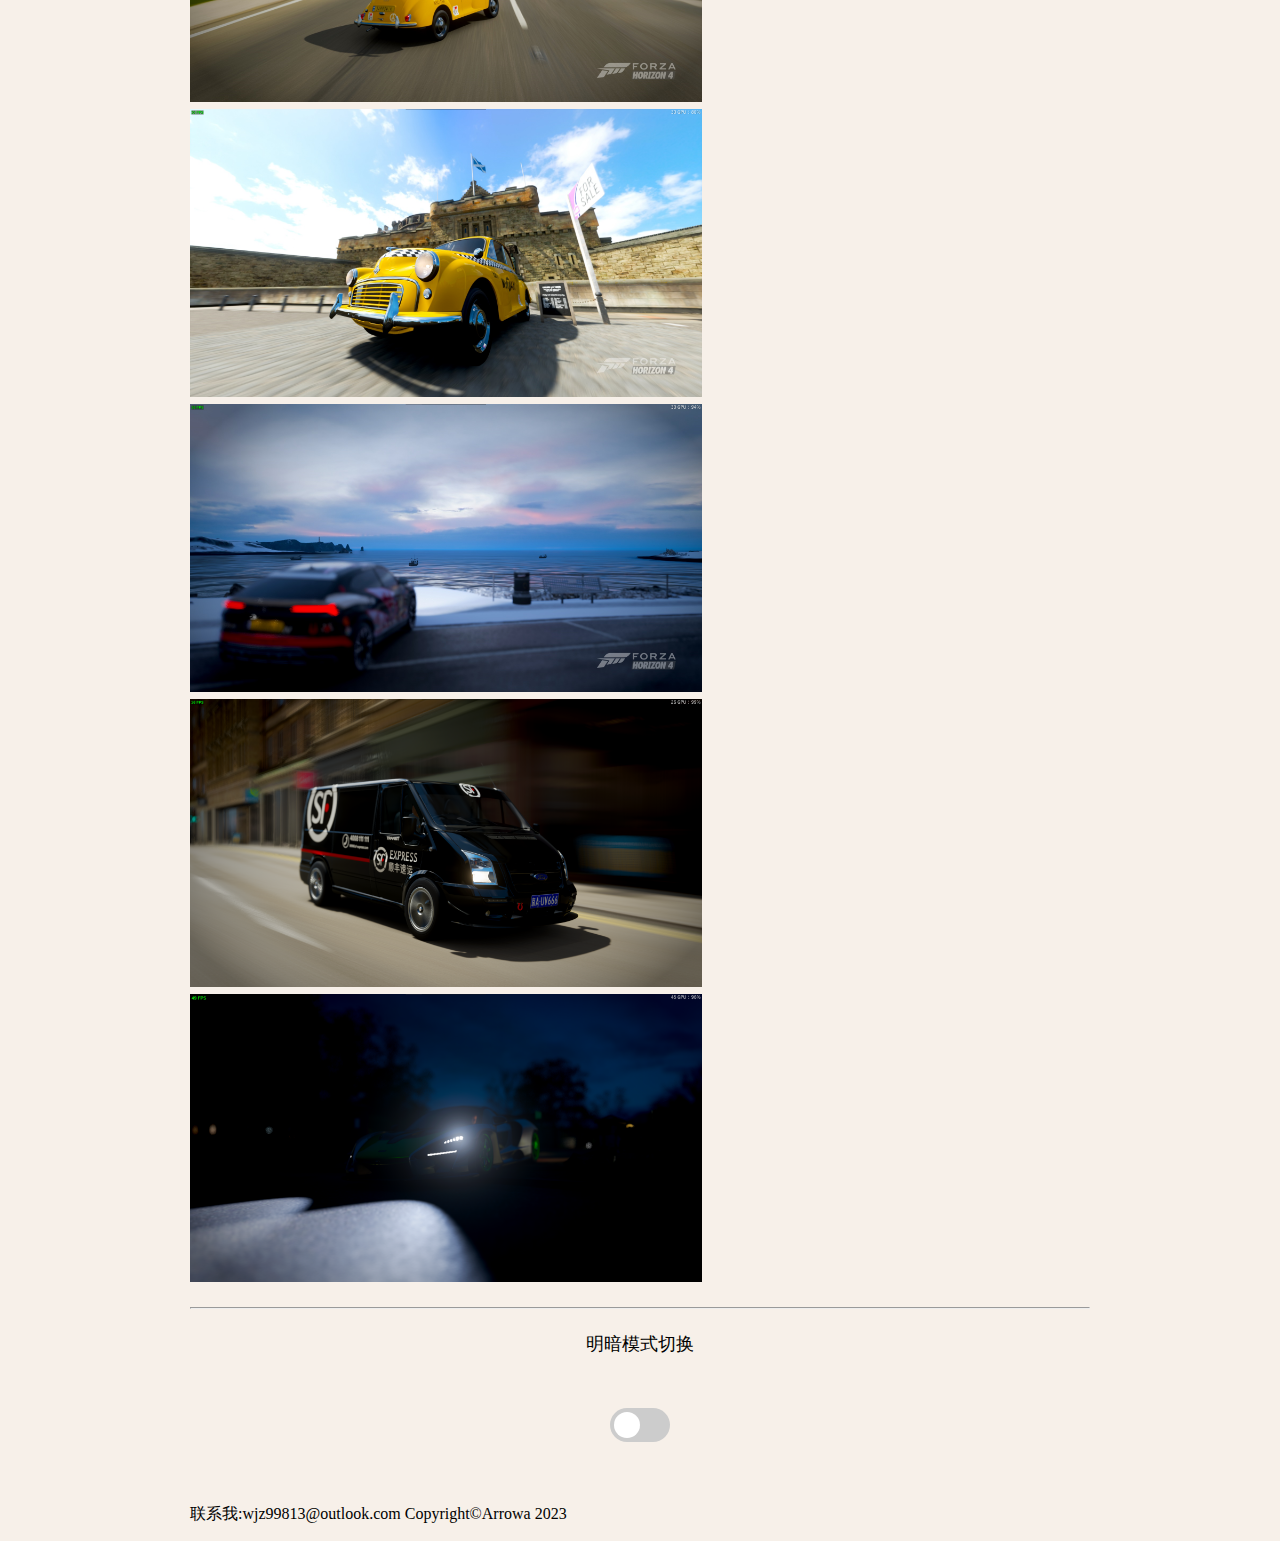
<file: Articles/7.html>
<!DOCTYPE html>
<head>
  <title>Arrowa'B1og</title>
  <base href="3arrow.github.io" target="_blank">
  <link rel="icon" href="../favicon.png">
  <link rel="stylesheet" href="./Articles.css" type="text/css" >
  <meta http-equiv="Cache-Control" content="no-cache, no-store, must-revalidate" />
  <meta http-equiv="Pragma" content="no-cache" />
  <meta http-equiv="expires" content="0" />
</head>



<body>
<div style="display: block; margin: 0 auto; min-width: 600px; max-width: 900px">
<a href="../index.html" style="text-decoration: none" target="_self">←返回首页</a>
<div class="articles_title">
<h1>睿频地平线4</h1>      <!--标题-->
</div>

<div class="articles_author">
<p>作者:Arrowa 更新时间:2023/08/06</p>                               <!--时间-->
</div>

<div class="articles_content">                                      <!--正文-->
    <p>
      <br>买终极版，就是这逆天服务器我不好说。
      <br>正在连接地平线生活
      <br>批莎出租车是真的好玩，就是故事模式任务重复度有点高，连续技术是真逆天，纯纯的恶心玩家.
      <br>地平线4这款游戏实现了我的梦想，我没有机会在现实中开上豪车，也没机会能做出极限动作。在游戏中，我能去到雪山与极光相拥的地方，看到春夏秋冬四季交替的爱丁堡。
      <br>极限竞速地平线4的音乐是我听过游戏BGM最好的，开头的A Moment Apart真的Fantasy，百听不厌。在休闲闲逛时调出Timeless电台。随着蓝色的senna开始旋转，环境从碧绿生机的春天到鲜艳饱和的夏天，金黄落叶的秋天，还是冰天雪地的冬天，这都是这款游戏带来的魅力。
      <br>如果喜欢急速，享受极限带来的心跳加速，挑上一辆超跑，选一个急速调教，在高速上地板油给死；如果喜欢漂移，rx-7，458，享受野马在自由奔跑的快感，那就来到财富岛，去到山尖坡……即使什么都不做，在大不列颠岛上慢速巡航，去到美丽景点，粉色花海，樱花走廊，打开拍照模式，选一个合适角度。慢一点开车是想要看清沿途景色。每一条道路都值得去行驶。
      <br>其实单人模式挺好的，跑一场“永不落幕的嘉年华”
      <img src="../img/fh4/  (1).jpg" height="288" width="512">
      <img src="../img/fh4/  (3).jpg" height="288" width="512">
      <img src="../img/fh4/  (1).png" height="288" width="512"> 
      <img src="../img/fh4/  (2).png" height="288" width="512">
      <img src="../img/fh4/  (3).png" height="288" width="512">
      <img src="../img/fh4/  (4).png" height="288" width="512">
      <img src="../img/fh4/  (5).png" height="288" width="512">
      <img src="../img/fh4/  (6).png" height="288" width="512">
    </p>


</div>


<hr>
<!--明暗模式切换begin-->
<p class="articles_author">明暗模式切换</p>
<link rel="stylesheet" type="text/css" href="./Articles.css">
  <div id="container">
    <label class="switch">
      <input type="checkbox" onclick="changeMode()">
      <span class="slider"></span>
    </label>
  </div>
  <script>
    function changeMode(){
      var element =document.body;
      element.classList.toggle("dark-mode");
    }
  </script>
<!--明暗模式切换end-->

<!-- Gitalk -->
<link href="https://cdn.bootcdn.net/ajax/libs/gitalk/1.7.2/gitalk.css" rel="stylesheet">
<script src="https://cdn.bootcdn.net/ajax/libs/gitalk/1.7.2/gitalk.js"></script>
<div id="gitalk-container"></div>     <script type="text/javascript">
    var gitalk = new Gitalk({
    // gitalk的主要参数
        clientID: '516ab00df112f0b85ae4',
        clientSecret: '95ac3dd57ab59ccb3f745a9305d570e4985d4011',
        repo: '3arrow.github.io',
        owner: '3arrow',
        admin: ['3arrow'],
        id:decodeURI(window.location.pathname),

    });
    gitalk.render('gitalk-container');
</script> 
<!-- Gitalk end -->
<br>

<p>联系我:wjz99813@outlook.com Copyright©Arrowa 2023</p>


</div>
</body>







<div style="display: block; margin: 0 auto; min-width: 600px; max-width: 900px">
</file>
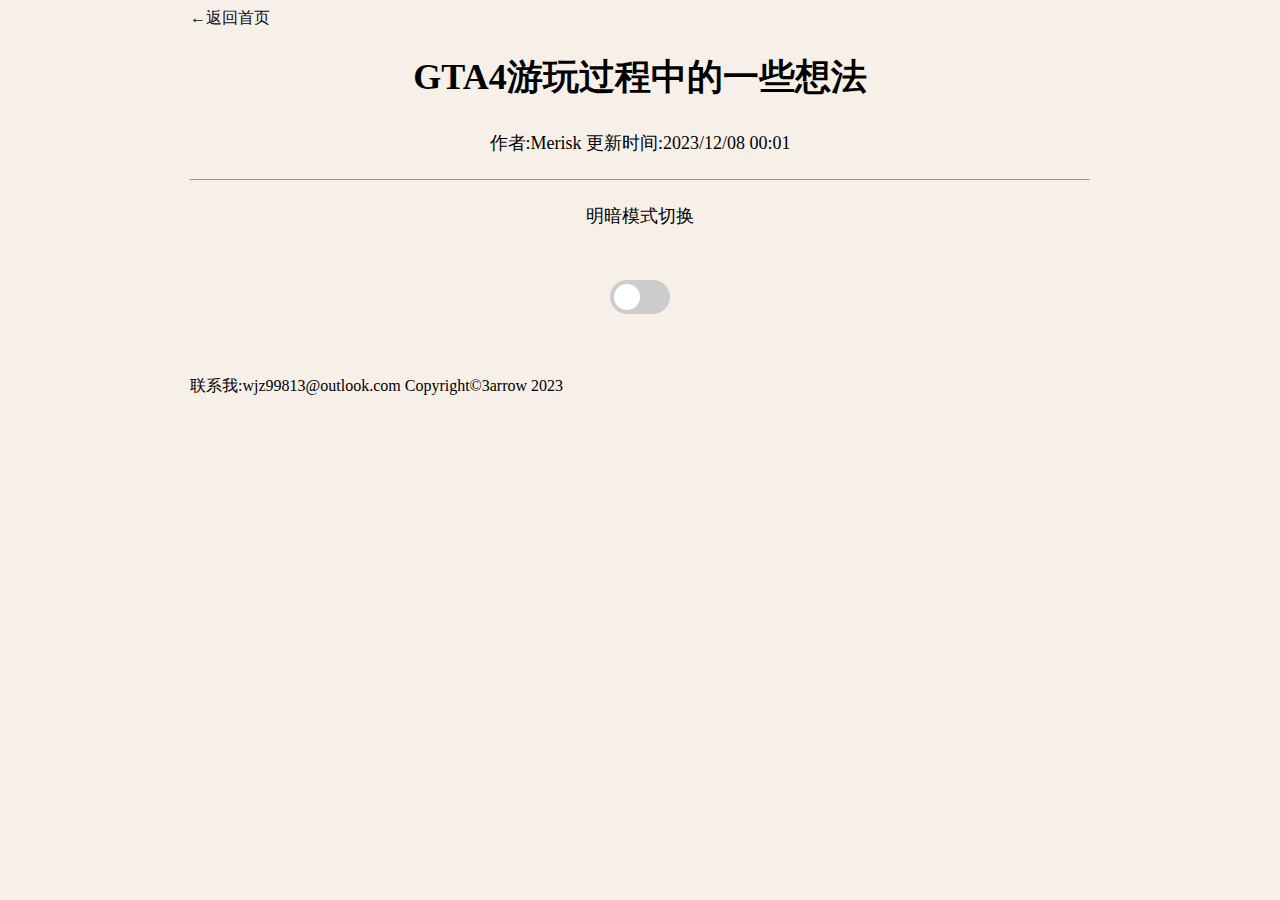
<file: Articles/8.html>
<!DOCTYPE html>
<head>
  <title>Mer1sk'B1og</title>
  <base href="3arrow.github.io" target="_blank">
  <link rel="icon" href="../favicon.png">
  <link rel="stylesheet" href="./Articles.css" type="text/css" >
  <meta http-equiv="Cache-Control" content="no-cache, no-store, must-revalidate" />
  <meta http-equiv="Pragma" content="no-cache" />
  <meta http-equiv="expires" content="0" />
</head>



<body>
<div style="display: block; margin: 0 auto; min-width: 600px; max-width: 900px">
<a href="../index.html" style="text-decoration: none" target="_self">←返回首页</a>
<div class="articles_title">
<h1>GTA4游玩过程中的一些想法</h1>      <!--标题-->
</div>

<div class="articles_author">
<p>作者:Merisk 更新时间:2023/12/08 00:01</p>                               <!--时间-->
</div>

<div class="articles_content">                                      <!--正文-->



</div>


<hr>
<!--明暗模式切换begin-->
<p class="articles_author">明暗模式切换</p>
<link rel="stylesheet" type="text/css" href="./Articles.css">
  <div id="container">
    <label class="switch">
      <input type="checkbox" onclick="changeMode()">
      <span class="slider"></span>
    </label>
  </div>
  <script>
    function changeMode(){
      var element =document.body;
      element.classList.toggle("dark-mode");
    }
  </script>
<!--明暗模式切换end-->

<!-- Gitalk -->
<link href="https://cdn.bootcdn.net/ajax/libs/gitalk/1.7.2/gitalk.css" rel="stylesheet">
<script src="https://cdn.bootcdn.net/ajax/libs/gitalk/1.7.2/gitalk.js"></script>
<div id="gitalk-container"></div>     <script type="text/javascript">
    var gitalk = new Gitalk({
    // gitalk的主要参数
        clientID: '516ab00df112f0b85ae4',
        clientSecret: '95ac3dd57ab59ccb3f745a9305d570e4985d4011',
        repo: '3arrow.github.io',
        owner: '3arrow',
        admin: ['3arrow'],
        id:decodeURI(window.location.pathname),

    });
    gitalk.render('gitalk-container');
</script> 
<!-- Gitalk end -->
<br>

<p>联系我:wjz99813@outlook.com Copyright©3arrow 2023</p>


</div>
</body>







<div style="display: block; margin: 0 auto; min-width: 600px; max-width: 900px">
</file>
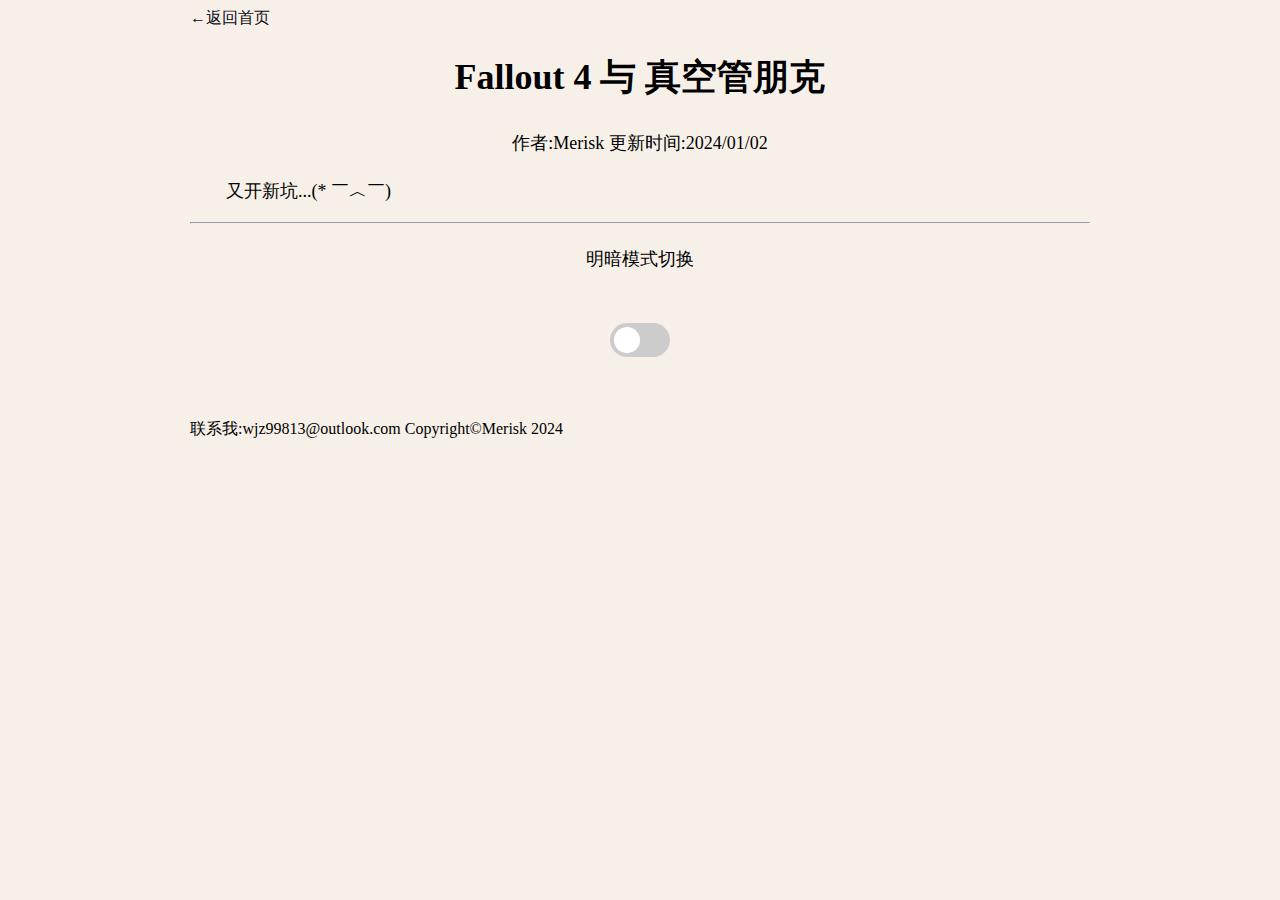
<file: Articles/9.html>
<!DOCTYPE html>
<head>
  <title>Merisk'B1og</title>
  <base href="3arrow.github.io" target="_blank">
  <link rel="icon" href="../favicon.png">
  <link rel="stylesheet" href="./Articles.css" type="text/css" >
  <meta http-equiv="Cache-Control" content="no-cache, no-store, must-revalidate" />
  <meta http-equiv="Pragma" content="no-cache" />
  <meta http-equiv="expires" content="0" />
</head>



<body>
<div style="display: block; margin: 0 auto; min-width: 600px; max-width: 900px">
<a href="../index.html" style="text-decoration: none" target="_self">←返回首页</a>
<div class="articles_title">
<h1>Fallout 4 与 真空管朋克</h1>      <!--标题-->
</div>

<div class="articles_author">
<p>作者:Merisk 更新时间:2024/01/02</p>                               <!--时间-->
</div>

<div class="articles_content">                                      <!--正文-->
  <p>
    又开新坑...(* ￣︿￣)
  </p>


</div>


<hr>
<!--明暗模式切换begin-->
<p class="articles_author">明暗模式切换</p>
<link rel="stylesheet" type="text/css" href="./Articles.css">
  <div id="container">
    <label class="switch">
      <input type="checkbox" onclick="changeMode()">
      <span class="slider"></span>
    </label>
  </div>
  <script>
    function changeMode(){
      var element =document.body;
      element.classList.toggle("dark-mode");
    }
  </script>
<!--明暗模式切换end-->

<!-- Gitalk -->
<link href="https://cdn.bootcdn.net/ajax/libs/gitalk/1.7.2/gitalk.css" rel="stylesheet">
<script src="https://cdn.bootcdn.net/ajax/libs/gitalk/1.7.2/gitalk.js"></script>
<div id="gitalk-container"></div>     <script type="text/javascript">
    var gitalk = new Gitalk({
    // gitalk的主要参数
        clientID: '516ab00df112f0b85ae4',
        clientSecret: '95ac3dd57ab59ccb3f745a9305d570e4985d4011',
        repo: '3arrow.github.io',
        owner: '3arrow',
        admin: ['3arrow'],
        id:decodeURI(window.location.pathname),

    });
    gitalk.render('gitalk-container');
</script> 
<!-- Gitalk end -->
<br>

<p>联系我:wjz99813@outlook.com Copyright©Merisk 2024</p>


</div>
</body>







<div style="display: block; margin: 0 auto; min-width: 600px; max-width: 900px">
</file>
<file: style.css>
body{
    background: #f7f0e9;
    transition: .6s;
}
#container{
    width: 100%;
    height: 10vh;
    display: flex;
    flex-direction: column;
    justify-content: center;
    align-items: center;
}
.switch{
    position: relative;
    display: inline-block;
    width: 60px;
    height: 34px;
}
.switch input {
    display: none; 
}
.slider{
    position: absolute;
    cursor: pointer;
    top: 0;
    left: 0;
    right: 0;
    bottom: 0;
    background: #ccc ;
    border-radius: 34px;
    transition: .4s;
}
.slider::before{
   content: '';
   position: absolute;
   width: 26px;
   height: 26px;
   left: 4px;
   bottom: 4px;
   background: #fff;
   border-radius: 50%;
   transition: .4s; 
}
.dark-mode .slider{
    background: #0b0;
}
.input:checked + .slider{
    background: #b892ff;
}
input:checked + .slider::before{
    transform: translateX(26px);
}



.dark-mode {
    background: #0b0a14;
}
.dark-mode h1{
    color: #f7f0e9;
}
.dark-mode h2{
    color: #f7f0e9;
}
.dark-mode h3{
    color: #f7f0e9;
}
.dark-mode h4{
    color: #f7f0e9;
}
.dark-mode h5{
    color: #f7f0e9;
}
.dark-mode h6{
    color: #f7f0e9;
}
.dark-mode p{
    color: #f7f0e9;
}
.dark-mode a{
    color: #f7f0e9;
}



a{
    color: #0b0a14;
}
p{
    text-align: center;
}
h1{
    text-align: center;
}
h2{
    text-align: center;
}
h3{
    text-align: center;
}
h4{
    text-align: center;
}
h5{
    text-align: center;
}
h6{
    text-align: center;
}



.container {
    width: 80%;
    margin: auto;
}
</file>
<file: Articles/Articles.css>
.articles_title{
  font-family: "SimSun";
  text-align:center;
  font-weight: bold;
  font-size: 18px;
  }
  
  .articles_author{
  font-family: "SimSun";
  text-align: center;
  font-size: 18px;
  line-height: 35px;
  }
  
  .articles_content{
  font-family: "SimSun";
  text-indent: 2em;
  font-size: 18px;
  line-height: 25px;
  }



  body{
    background: #f7f0e9;
    transition: .6s;
}
#container{
    width: 100%;
    height: 10vh;
    display: flex;
    flex-direction: column;
    justify-content: center;
    align-items: center;
}
.switch{
    position: relative;
    display: inline-block;
    width: 60px;
    height: 34px;
}
.switch input {
    display: none; 
}
.slider{
    position: absolute;
    cursor: pointer;
    top: 0;
    left: 0;
    right: 0;
    bottom: 0;
    background: #ccc ;
    border-radius: 34px;
    transition: .4s;
}
.slider::before{
   content: '';
   position: absolute;
   width: 26px;
   height: 26px;
   left: 4px;
   bottom: 4px;
   background: #fff;
   border-radius: 50%;
   transition: .4s; 
}
.dark-mode .slider{
    background: #0b0;
}
.input:checked + .slider{
    background: #b892ff;
}
input:checked + .slider::before{
    transform: translateX(26px);
}
.dark-mode {
    background: #0b0a14;
}
.dark-mode h1{
    color: #f7f0e9;
}
.dark-mode h2{
    color: #f7f0e9;
}
.dark-mode h3{
    color: #f7f0e9;
}
.dark-mode h4{
    color: #f7f0e9;
}
.dark-mode h5{
    color: #f7f0e9;
}
.dark-mode h6{
    color: #f7f0e9;
}
.dark-mode p{
    color: #f7f0e9;
}
.dark-mode a{
    color: #f7f0e9;
}
a{
    color: #0b0a14;
}
</file>
